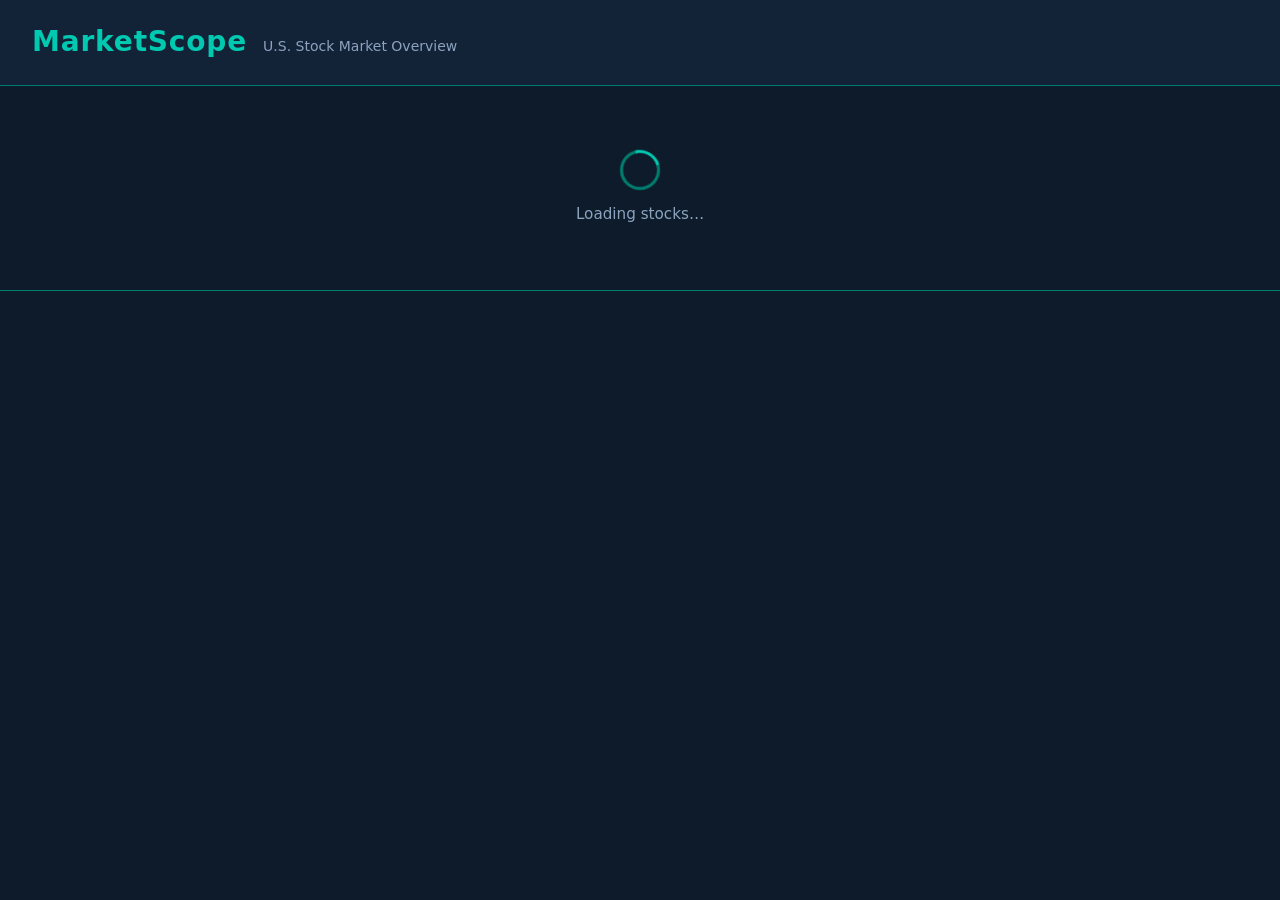
<file: index.html>
<!DOCTYPE html>
<html lang="en">
<head>
  <meta charset="UTF-8">
  <title>MarketScope</title>
  <meta http-equiv="refresh" content="0; url=./stocks.html">
</head>
<body>
  <a href="./stocks.html">Open MarketScope</a>
</body>
</html>
</file>
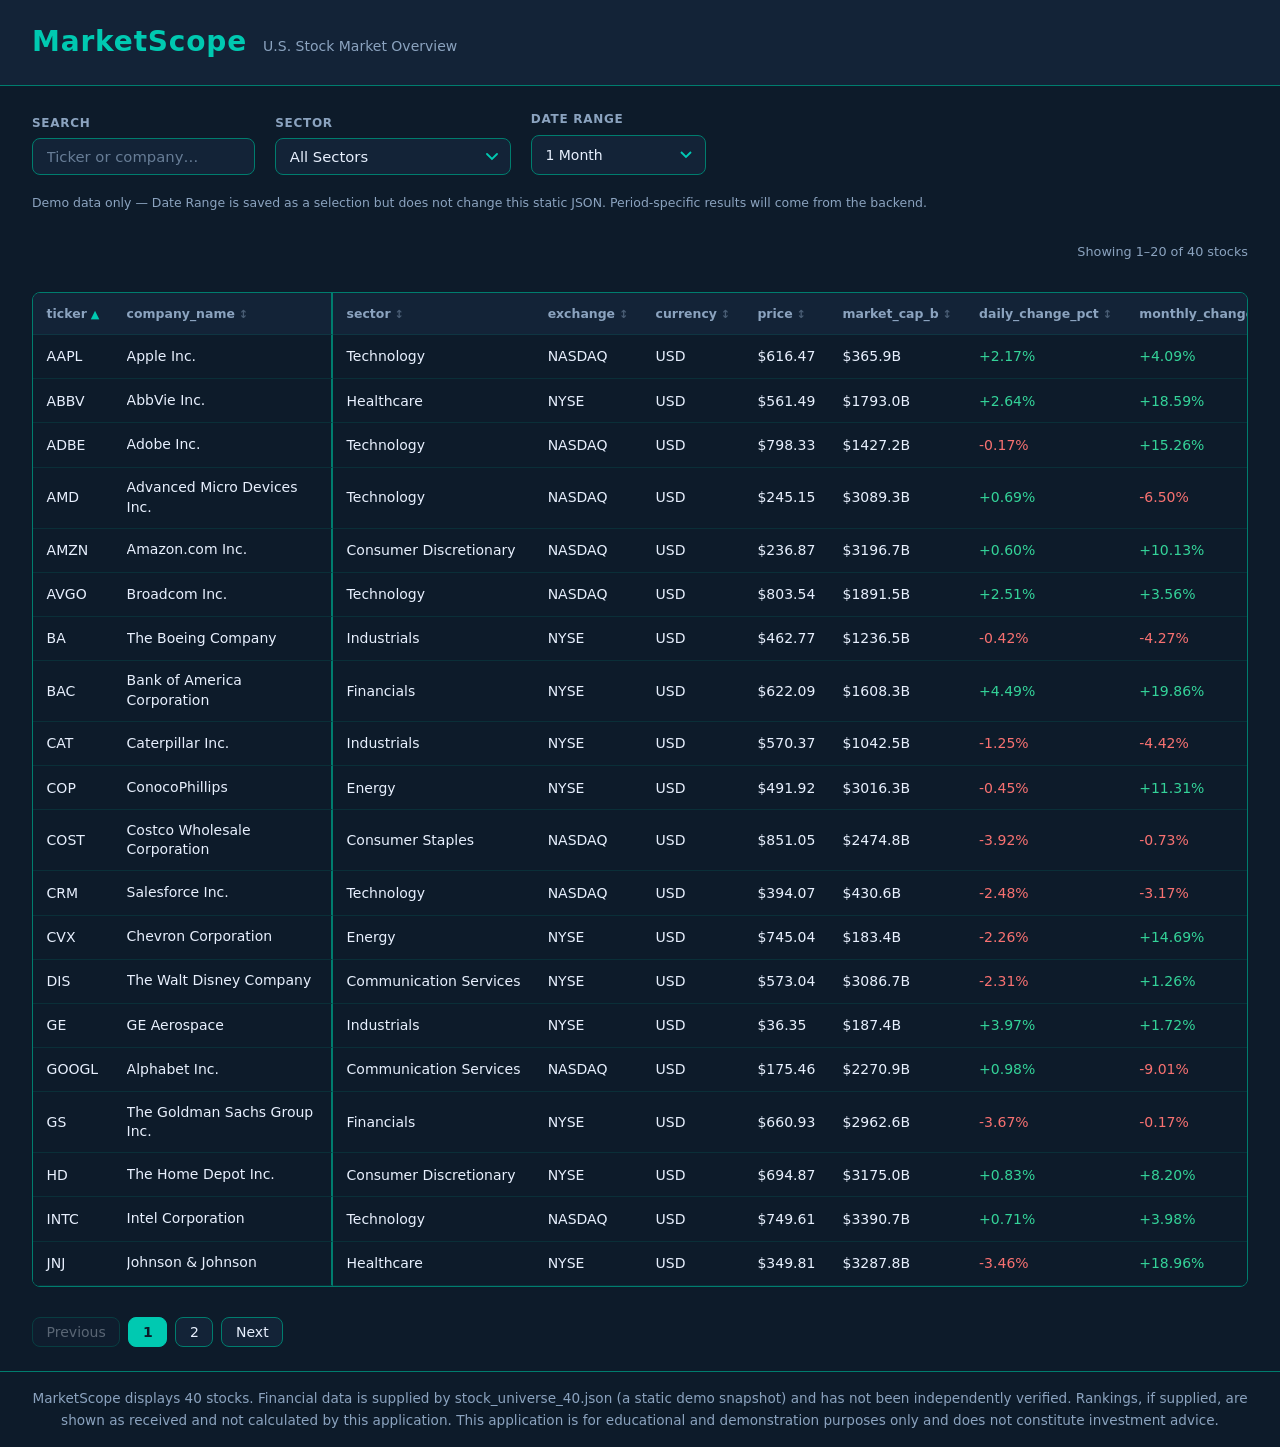
<file: stocks.html>
<!DOCTYPE html>
<html lang="en">
  <head>
    <meta charset="UTF-8" />
    <meta name="viewport" content="width=device-width, initial-scale=1.0" />
    <title>MarketScope — All Stocks</title>
    <link rel="stylesheet" href="styles.css" />
    <link rel="stylesheet" href="stocks.css" />
  </head>
  <body>

    <!-- ═══════════════════════════════════════════════
         HEADER
    ═══════════════════════════════════════════════ -->
    <header>
      <div class="header-inner">
        <h1 class="app-title">MarketScope</h1>
        <p class="app-tagline">U.S. Stock Market Overview</p>
      </div>
    </header>

    <!-- ═══════════════════════════════════════════════
         LOADING STATE (shown by JS on fetch start,
         hidden on success or error)
    ═══════════════════════════════════════════════ -->
    <div id="stocksLoading">
      <div class="spinner"></div>
      <p>Loading stocks&hellip;</p>
    </div>

    <!-- ═══════════════════════════════════════════════
         ERROR STATE (shown by JS when fetch fails,
         hidden by default)
    ═══════════════════════════════════════════════ -->
    <div id="stocksError" class="hidden">
      <p id="stocksErrorText">Unable to load stock data. Please try again.</p>
    </div>

    <!-- ═══════════════════════════════════════════════
         MAIN CONTENT
         Hidden until stocks.js fetches data successfully.
         JS injects: toolbar, table, pagination, summary.
    ═══════════════════════════════════════════════ -->
    <main id="stocksApp" class="hidden">

      <!-- ── Toolbar: search + sector filter + Date Range ──────── -->
      <div class="stocks-toolbar" id="stocksToolbar">
        <!-- Populated by stocks.js (Phase 4) -->
      </div>

      <!-- Date Range status: demo data does not change until the backend is connected. -->
      <p id="rangeNotice" class="range-notice" role="status" aria-live="polite"></p>

      <!-- ── Results summary label ─────────────────── -->
      <div class="stocks-summary" id="stocksSummary" aria-live="polite">
        <!-- e.g. "Showing 1–20 of 40 stocks" — injected by stocks.js -->
      </div>

      <!-- ── Table scroll wrapper + table ──────────── -->
      <div class="table-scroll-wrapper" id="tableWrapper" role="region" aria-label="Stock data table — scroll horizontally" tabindex="0">
        <!-- Populated by stocks.js (Phase 3) -->
      </div>

      <!-- ── Pagination controls ───────────────────── -->
      <div class="pagination" id="paginationBar" aria-label="Pagination">
        <!-- Populated by stocks.js (Phase 6) -->
      </div>

    </main>

    <!-- ═══════════════════════════════════════════════
         FOOTER — disclaimer injected by stocks.js
    ═══════════════════════════════════════════════ -->
    <footer>
      <p id="pageFooter"></p>
    </footer>

    <script src="stocks.js" defer></script>
  </body>
</html>
</file>
<file: styles.css>
/* ═══════════════════════════════════════════════════════════
   MARKETSCOPE — STYLES.CSS
   Dark-blue / turquoise design system
   ═══════════════════════════════════════════════════════════ */


/* ───────────────────────────────────────────────────────────
   1. CSS CUSTOM PROPERTIES (Design Tokens)
   ─────────────────────────────────────────────────────────── */
:root {
  /* Backgrounds */
  --color-bg:            #0d1b2a;   /* dark navy page background */
  --color-surface:       #132337;   /* card / section surface */
  --color-surface-hover: #1a2f47;   /* slightly lighter on hover */

  /* Accent */
  --color-accent:        #00c9b1;   /* turquoise primary accent */
  --color-accent-muted:  #007d6e;   /* dimmer turquoise for borders */

  /* Text */
  --color-text-primary:  #e8f0fe;   /* near-white body text */
  --color-text-secondary:#8ba3bf;   /* muted blue-grey label text */

  /* Semantic */
  --color-positive:      #34d399;   /* green for positive growth */
  --color-negative:      #f87171;   /* red for negative growth */
  --color-error-bg:      #3b1212;   /* dark red error banner background */
  --color-error-border:  #ef4444;   /* bright red error border */

  /* Typography */
  --font-main: -apple-system, "Segoe UI", system-ui, sans-serif;

  /* Spacing */
  --page-padding: 1.5rem;
  --card-radius:  0.5rem;
  --gap:          1.25rem;
}


/* ───────────────────────────────────────────────────────────
   2. GLOBAL RESET
   ─────────────────────────────────────────────────────────── */
*,
*::before,
*::after {
  box-sizing: border-box;
  margin: 0;
  padding: 0;
}

html {
  font-size: 16px;
  -webkit-font-smoothing: antialiased;
}

body {
  background-color: var(--color-bg);
  color: var(--color-text-primary);
  font-family: var(--font-main);
  line-height: 1.6;
  min-height: 100vh;
}


/* ───────────────────────────────────────────────────────────
   3. UTILITY
   ─────────────────────────────────────────────────────────── */
.hidden {
  display: none !important;
}


/* ───────────────────────────────────────────────────────────
   4. HEADER
   ─────────────────────────────────────────────────────────── */
header {
  background-color: var(--color-surface);
  border-bottom: 1px solid var(--color-accent-muted);
  padding: 1.25rem var(--page-padding);
}

.header-inner {
  max-width: 1200px;
  margin: 0 auto;
  display: flex;
  align-items: baseline;
  gap: 1rem;
  flex-wrap: wrap;
}

.app-title {
  font-size: 1.75rem;
  font-weight: 700;
  color: var(--color-accent);
  letter-spacing: 0.03em;
}

.app-tagline {
  font-size: 0.875rem;
  color: var(--color-text-secondary);
}


/* ───────────────────────────────────────────────────────────
   5. LOADING STATE
   ─────────────────────────────────────────────────────────── */
#loadingMessage {
  display: flex;
  flex-direction: column;
  align-items: center;
  justify-content: center;
  gap: 0.75rem;
  padding: 4rem var(--page-padding);
  color: var(--color-text-secondary);
  font-size: 0.95rem;
}

.spinner {
  width: 2.5rem;
  height: 2.5rem;
  border: 3px solid var(--color-accent-muted);
  border-top-color: var(--color-accent);
  border-radius: 50%;
  animation: spin 0.8s linear infinite;
}

@keyframes spin {
  to { transform: rotate(360deg); }
}


/* ───────────────────────────────────────────────────────────
   6. ERROR BANNER
   ─────────────────────────────────────────────────────────── */
#errorMessage {
  background-color: var(--color-error-bg);
  border: 1px solid var(--color-error-border);
  border-radius: var(--card-radius);
  color: var(--color-negative);
  margin: var(--page-padding);
  max-width: 1200px;
  margin-left: auto;
  margin-right: auto;
  padding: 1rem 1.25rem;
  font-size: 0.95rem;
}


/* ───────────────────────────────────────────────────────────
   7. MAIN CONTENT WRAPPER
   ─────────────────────────────────────────────────────────── */
#mainContent {
  max-width: 1200px;
  margin: 0 auto;
  padding: var(--page-padding);
  display: flex;
  flex-direction: column;
  gap: calc(var(--gap) * 1.5);
}

/* Override .hidden for mainContent — use block display when visible */
#mainContent:not(.hidden) {
  display: flex;
}


/* ───────────────────────────────────────────────────────────
   8. CONTROLS BAR
   ─────────────────────────────────────────────────────────── */
.controls {
  display: flex;
  flex-wrap: wrap;
  gap: var(--gap);
  align-items: flex-end;
}

.control-group {
  display: flex;
  flex-direction: column;
  gap: 0.35rem;
}

.control-group label {
  font-size: 0.75rem;
  font-weight: 600;
  color: var(--color-text-secondary);
  text-transform: uppercase;
  letter-spacing: 0.06em;
}

.control-group select {
  appearance: none;
  -webkit-appearance: none;
  background-color: var(--color-surface);
  color: var(--color-text-primary);
  border: 1px solid var(--color-accent-muted);
  border-radius: var(--card-radius);
  padding: 0.55rem 2.25rem 0.55rem 0.85rem;
  font-family: var(--font-main);
  font-size: 0.925rem;
  cursor: pointer;
  min-width: 200px;
  /* custom dropdown arrow */
  background-image: url("data:image/svg+xml,%3Csvg xmlns='http://www.w3.org/2000/svg' width='12' height='8' viewBox='0 0 12 8'%3E%3Cpath d='M1 1l5 5 5-5' stroke='%2300c9b1' stroke-width='1.8' fill='none' stroke-linecap='round'/%3E%3C/svg%3E");
  background-repeat: no-repeat;
  background-position: right 0.75rem center;
  transition: border-color 0.2s;
}

.control-group select:focus {
  outline: none;
  border-color: var(--color-accent);
  box-shadow: 0 0 0 2px rgba(0, 201, 177, 0.2);
}

.control-group select:hover {
  border-color: var(--color-accent);
}


/* ───────────────────────────────────────────────────────────
   9. COMPANY HEADING
   ─────────────────────────────────────────────────────────── */
#companyHeading {
  display: flex;
  flex-direction: column;
  gap: 0.25rem;
}

.company-name {
  font-size: 1.5rem;
  font-weight: 700;
  color: var(--color-text-primary);
}

.company-date-range {
  font-size: 0.875rem;
  color: var(--color-text-secondary);
}


/* ───────────────────────────────────────────────────────────
   10. SUMMARY CARDS
   ─────────────────────────────────────────────────────────── */
#summaryCards {
  display: grid;
  grid-template-columns: repeat(4, 1fr);
  gap: var(--gap);
}

.card {
  background-color: var(--color-surface);
  border: 1px solid var(--color-accent-muted);
  border-top: 3px solid var(--color-accent);
  border-radius: var(--card-radius);
  padding: 1.25rem 1rem;
  display: flex;
  flex-direction: column;
  gap: 0.5rem;
  transition: background-color 0.2s;
}

.card:hover {
  background-color: var(--color-surface-hover);
}

.card-label {
  font-size: 0.75rem;
  font-weight: 600;
  color: var(--color-text-secondary);
  text-transform: uppercase;
  letter-spacing: 0.06em;
}

.card-value {
  font-size: 1.75rem;
  font-weight: 700;
  color: var(--color-text-primary);
  line-height: 1.2;
  transition: color 0.2s;
}

/* Growth card colour modifiers — applied by JS */
.card-value.positive  { color: var(--color-positive); }
.card-value.negative  { color: var(--color-negative); }

/* Metric tile colour modifiers — applied by JS for percent fmt only */
.metric-value.positive { color: var(--color-positive); }
.metric-value.negative { color: var(--color-negative); }


/* ───────────────────────────────────────────────────────────
   11. METRIC SECTIONS
   ─────────────────────────────────────────────────────────── */
.metric-section {
  background-color: var(--color-surface);
  border: 1px solid var(--color-accent-muted);
  border-radius: var(--card-radius);
  padding: 1.25rem;
}

.section-heading {
  font-size: 1rem;
  font-weight: 700;
  color: var(--color-accent);
  padding-bottom: 0.6rem;
  margin-bottom: 1rem;
  border-bottom: 1px solid var(--color-accent-muted);
  letter-spacing: 0.04em;
}

.metric-grid {
  display: grid;
  grid-template-columns: repeat(auto-fill, minmax(160px, 1fr));
  gap: 1rem;
}

.metric-item {
  display: flex;
  flex-direction: column;
  gap: 0.25rem;
}

.metric-label {
  font-size: 0.72rem;
  font-weight: 600;
  color: var(--color-text-secondary);
  text-transform: uppercase;
  letter-spacing: 0.05em;
}

.metric-value {
  font-size: 1.05rem;
  font-weight: 600;
  color: var(--color-text-primary);
}


/* ───────────────────────────────────────────────────────────
   12. FOOTER
   ─────────────────────────────────────────────────────────── */
footer {
  border-top: 1px solid var(--color-accent-muted);
  padding: 1rem var(--page-padding);
  text-align: center;
}

#pageFooter {
  max-width: 1200px;
  margin: 0 auto;
  font-size: 0.75rem;
  color: var(--color-text-secondary);
  line-height: 1.5;
}


/* ═══════════════════════════════════════════════════════════
   RESPONSIVE BREAKPOINTS
   ═══════════════════════════════════════════════════════════ */

/* ── Tablet: 768px ───────────────────────────────────────── */
@media (max-width: 768px) {
  :root {
    --page-padding: 1rem;
    --gap: 1rem;
  }

  .header-inner {
    flex-direction: column;
    align-items: flex-start;
    gap: 0.25rem;
  }

  /* Summary cards: 2 columns */
  #summaryCards {
    grid-template-columns: repeat(2, 1fr);
  }

  /* Metric grid: tighter minimum */
  .metric-grid {
    grid-template-columns: repeat(auto-fill, minmax(130px, 1fr));
  }
}

/* ── Mobile: 480px ───────────────────────────────────────── */
@media (max-width: 480px) {
  :root {
    --page-padding: 0.75rem;
    --gap: 0.75rem;
  }

  .app-title {
    font-size: 1.4rem;
  }

  /* Controls stack vertically */
  .controls {
    flex-direction: column;
    align-items: stretch;
  }

  .control-group select {
    min-width: unset;
    width: 100%;
  }

  /* Summary cards: single column */
  #summaryCards {
    grid-template-columns: 1fr;
  }

  .card-value {
    font-size: 1.5rem;
  }

  /* Metric grid: single column */
  .metric-grid {
    grid-template-columns: 1fr;
  }
}
</file>
<file: stocks.css>
/* ═══════════════════════════════════════════════════════════
   MARKETSCOPE — STOCKS.CSS
   All Stocks table page — single-page application
   Design tokens inherited from styles.css via :root
   ═══════════════════════════════════════════════════════════ */


/* ───────────────────────────────────────────────────────────
   1. STOCKS PAGE — LOADING / ERROR STATES
   New IDs (#stocksLoading, #stocksError) so they never
   collide with the dashboard's #loadingMessage / #errorMessage
   ─────────────────────────────────────────────────────────── */
#stocksLoading {
  display: flex;
  flex-direction: column;
  align-items: center;
  justify-content: center;
  gap: 0.75rem;
  padding: 4rem var(--page-padding);
  color: var(--color-text-secondary);
  font-size: 0.95rem;
}

#stocksError {
  background-color: var(--color-error-bg);
  border: 1px solid var(--color-error-border);
  border-radius: var(--card-radius);
  color: var(--color-negative);
  margin: var(--page-padding) auto;
  max-width: 1200px;
  padding: 1rem 1.25rem;
  font-size: 0.95rem;
}


/* ───────────────────────────────────────────────────────────
   2. STOCKS APP WRAPPER
   ─────────────────────────────────────────────────────────── */
/* Standalone stocks page: fill ~95% of viewport on desktop.
   These overrides do not change the backup dashboard files. */
:root {
  --stocks-side-gutter: clamp(12px, 2.5vw, 64px);
}

/* Align the stock-page header and footer with the wide table. */
body > header,
body > footer {
  padding-left: var(--stocks-side-gutter);
  padding-right: var(--stocks-side-gutter);
}

body > header .header-inner,
body > footer #pageFooter {
  max-width: none;
}

#stocksApp {
  width: 100%;
  max-width: none;
  margin: 0 auto;
  padding: var(--page-padding) var(--stocks-side-gutter);
  display: flex;
  flex-direction: column;
  gap: calc(var(--gap) * 1.5);
}

#stocksApp:not(.hidden) {
  display: flex;
}


/* The disclaimer must remain readable at the normal 100% zoom level. */
body > footer #pageFooter {
  font-size: 0.85rem;
  line-height: 1.55;
}

/* ───────────────────────────────────────────────────────────
   3. TOOLBAR  (search + sector filter)
   ─────────────────────────────────────────────────────────── */
.stocks-toolbar {
  display: flex;
  flex-wrap: wrap;
  gap: var(--gap);
  align-items: flex-end;
}

.search-group,
.filter-group {
  display: flex;
  flex-direction: column;
  gap: 0.35rem;
}

.search-group label,
.filter-group label {
  font-size: 0.75rem;
  font-weight: 600;
  color: var(--color-text-secondary);
  text-transform: uppercase;
  letter-spacing: 0.06em;
}

#stockSearch {
  appearance: none;
  background-color: var(--color-surface);
  color: var(--color-text-primary);
  border: 1px solid var(--color-accent-muted);
  border-radius: var(--card-radius);
  padding: 0.55rem 0.85rem;
  font-family: var(--font-main);
  font-size: 0.925rem;
  min-width: 220px;
  transition: border-color 0.2s;
}

#stockSearch::placeholder {
  color: var(--color-text-secondary);
  opacity: 0.7;
}

#stockSearch:focus {
  outline: none;
  border-color: var(--color-accent);
  box-shadow: 0 0 0 2px rgba(0, 201, 177, 0.2);
}

#sectorFilter {
  appearance: none;
  -webkit-appearance: none;
  background-color: var(--color-surface);
  color: var(--color-text-primary);
  border: 1px solid var(--color-accent-muted);
  border-radius: var(--card-radius);
  padding: 0.55rem 2.25rem 0.55rem 0.85rem;
  font-family: var(--font-main);
  font-size: 0.925rem;
  cursor: pointer;
  min-width: 200px;
  background-image: url("data:image/svg+xml,%3Csvg xmlns='http://www.w3.org/2000/svg' width='12' height='8' viewBox='0 0 12 8'%3E%3Cpath d='M1 1l5 5 5-5' stroke='%2300c9b1' stroke-width='1.8' fill='none' stroke-linecap='round'/%3E%3C/svg%3E");
  background-repeat: no-repeat;
  background-position: right 0.75rem center;
  transition: border-color 0.2s;
}

#sectorFilter:focus {
  outline: none;
  border-color: var(--color-accent);
  box-shadow: 0 0 0 2px rgba(0, 201, 177, 0.2);
}

#sectorFilter:hover {
  border-color: var(--color-accent);
}


/* ───────────────────────────────────────────────────────────
   4. TABLE WRAPPER + TABLE BASE
   ─────────────────────────────────────────────────────────── */
.table-scroll-wrapper {
  width: 100%;
  max-width: 100%;
  min-width: 0;
  /* Let the table grow to show all 20 rows: the browser handles
     vertical scrolling, while this wrapper only provides horizontal
     scrolling across all 26 columns. */
  max-height: none;
  overflow-x: auto;
  -webkit-overflow-scrolling: touch;
  border: 1px solid var(--color-accent-muted);
  border-radius: var(--card-radius);
}

.stocks-table {
  min-width: 100%;
  width: max-content;
  /* Separate borders avoid paint artifacts behind pinned columns. */
  border-collapse: separate;
  border-spacing: 0;
  font-size: 0.875rem;
}

.stocks-table th,
.stocks-table td {
  padding: 0.65rem 0.85rem;
  text-align: left;
  white-space: nowrap;
  border-bottom: 1px solid rgba(0, 125, 110, 0.2);
}

.stocks-table thead th {
  background-color: var(--color-surface);
  color: var(--color-text-secondary);
  font-size: 0.78rem;
  font-weight: 700;
  /* JSON keys appear exactly as stored: preserve underscores and lowercase. */
  text-transform: none;
  letter-spacing: normal;
  /* Sticky header row */
  position: sticky;
  top: 0;
  z-index: 3;
}

.stocks-table tbody tr {
  background-color: var(--color-bg);
  transition: background-color 0.15s;
}

.stocks-table tbody tr:hover {
  background-color: var(--color-surface-hover);
}

.stocks-table tbody td {
  color: var(--color-text-primary);
}

/* Positive / negative colour modifiers — applied by JS on <td> */
.stocks-table td.positive { color: var(--color-positive); }
.stocks-table td.negative { color: var(--color-negative); }


/* ───────────────────────────────────────────────────────────
   5. STICKY COLUMNS  (Ticker + Company)
   Z-index ladder:
     thead th.col-ticker / .col-company  → 5  (top + left sticky)
     thead th                             → 3  (top sticky only)
     tbody td.col-ticker / .col-company  → 2  (left sticky only)
   ─────────────────────────────────────────────────────────── */
.col-ticker {
  position: sticky;
  left: 0;
  z-index: 2;
  min-width: 80px;
  width: 80px;
  max-width: 80px;
  background-color: var(--color-bg);
}

.col-company {
  position: sticky;
  left: 80px;
  z-index: 2;
  /* Sized dynamically from loaded names (160–240px) via JavaScript. */
  min-width: var(--company-column-width, 200px);
  width: var(--company-column-width, 200px);
  max-width: var(--company-column-width, 200px);
  overflow: visible;
  background-color: var(--color-bg);
  border-right: 2px solid var(--color-accent-muted);
}

/* Header sticky corners — highest z-index */
thead th.col-ticker,
thead th.col-company {
  z-index: 5;
  background-color: var(--color-surface);
}

/* Body sticky column resting background matches row bg */
tbody td.col-ticker,
tbody td.col-company {
  background-color: var(--color-bg);
}

/* Hover: keep sticky cell backgrounds in sync with row highlight */
tbody tr:hover td.col-ticker,
tbody tr:hover td.col-company {
  background-color: var(--color-surface-hover);
}


/* ───────────────────────────────────────────────────────────
   6. SORT INDICATORS
   ─────────────────────────────────────────────────────────── */
th[data-sort-key] {
  cursor: pointer;
  user-select: none;
}

th[data-sort-key]:hover {
  color: var(--color-accent);
}

th[data-sort-key]:not(.sort-asc):not(.sort-desc)::after {
  content: " \2195";   /* ↕ neutral indicator */
  color: var(--color-text-secondary);
  opacity: 0.45;
  font-size: 0.7rem;
}

th.sort-asc::after {
  content: " \25B2";   /* ▲ */
  color: var(--color-accent);
  font-size: 0.7rem;
}

th.sort-desc::after {
  content: " \25BC";   /* ▼ */
  color: var(--color-accent);
  font-size: 0.7rem;
}


/* ───────────────────────────────────────────────────────────
   7. RESULTS SUMMARY + PAGINATION
   ─────────────────────────────────────────────────────────── */
.stocks-summary {
  font-size: 0.8rem;
  color: var(--color-text-secondary);
  text-align: right;
}

.pagination {
  display: flex;
  flex-wrap: wrap;
  gap: 0.5rem;
  align-items: center;
}

.page-btn,
#prevBtn,
#nextBtn {
  background-color: var(--color-surface);
  color: var(--color-text-primary);
  border: 1px solid var(--color-accent-muted);
  border-radius: var(--card-radius);
  padding: 0.4rem 0.85rem;
  font-family: var(--font-main);
  font-size: 0.875rem;
  cursor: pointer;
  transition: background-color 0.2s, border-color 0.2s, color 0.2s;
}

.page-btn:hover,
#prevBtn:hover,
#nextBtn:hover {
  background-color: var(--color-surface-hover);
  border-color: var(--color-accent);
  color: var(--color-accent);
}

.page-btn.active {
  background-color: var(--color-accent);
  border-color: var(--color-accent);
  color: var(--color-bg);
  font-weight: 700;
  cursor: default;
}

#prevBtn:disabled,
#nextBtn:disabled {
  opacity: 0.35;
  cursor: not-allowed;
  pointer-events: none;
}


/* ───────────────────────────────────────────────────────────
   8. EMPTY STATE
   ─────────────────────────────────────────────────────────── */
.empty-state {
  text-align: center;
  color: var(--color-text-secondary);
  padding: 2.5rem;
  font-size: 0.95rem;
}


/* ═══════════════════════════════════════════════════════════
   RESPONSIVE BREAKPOINTS
   ═══════════════════════════════════════════════════════════ */

/* ── Tablet: 768px ──────────────────────────────────────── */
@media (max-width: 768px) {
  /* A wide pinned company column would cover the whole mobile viewport.
     Company names remain complete but scroll horizontally; ticker stays pinned. */
  .stocks-table th.col-company,
  .stocks-table td.col-company {
    position: static;
    left: auto;
    z-index: auto;
  }

  .stocks-toolbar {
    flex-wrap: wrap;
    gap: 0.75rem;
  }

  .stocks-table th,
  .stocks-table td {
    font-size: 0.8rem;
    padding: 0.5rem 0.6rem;
  }
}

/* ── Mobile: 480px ──────────────────────────────────────── */
@media (max-width: 480px) {
  .stocks-toolbar {
    flex-direction: column;
    align-items: stretch;
  }

  #stockSearch,
  #sectorFilter {
    width: 100%;
    min-width: unset;
  }

  .pagination {
    gap: 0.35rem;
  }

  .page-btn,
  #prevBtn,
  #nextBtn {
    padding: 0.3rem 0.6rem;
    font-size: 0.8rem;
  }
}

/* Date Range uses the existing sector-dropdown visual language. */
#dateRange {
  appearance: none;
  min-width: 175px;
  width: 175px;
  padding: 0.7rem 2.3rem 0.7rem 0.85rem;
  color: var(--color-text-primary);
  background-color: var(--color-surface);
  border: 1px solid var(--color-accent-muted);
  border-radius: var(--card-radius);
  font-family: var(--font-main);
  font-size: 0.875rem;
  cursor: pointer;
  /* Native select arrow on Chromium with consistent accent. */
  background-image: url("data:image/svg+xml,%3Csvg xmlns='http://www.w3.org/2000/svg' width='12' height='8' viewBox='0 0 12 8'%3E%3Cpath d='m1 1 5 5 5-5' stroke='%2300c9b5' fill='none' stroke-width='1.8'/%3E%3C/svg%3E");
  background-repeat: no-repeat;
  background-position: right 0.8rem center;
}
#dateRange:focus-visible { outline: 2px solid var(--color-accent); outline-offset: 2px; }
#dateRange:hover { border-color: var(--color-accent); }
.range-notice {
  margin: -0.7rem 0 0;
  color: var(--color-text-secondary);
  font-size: 0.78rem;
  line-height: 1.45;
}
/* Keep the dynamically sized Company width consistent in header + rows. */
.stocks-table th.col-company,
.stocks-table td.col-company {
  min-width: var(--company-column-width, 200px);
  width: var(--company-column-width, 200px);
  max-width: var(--company-column-width, 200px);
}

/* Long company names scroll inside their own cell; full text remains in DOM. */
.company-name-scroll {
  display: block;
  width: 100%;
  overflow-x: auto;
  overflow-y: hidden;
  white-space: nowrap;
  scrollbar-width: thin;
  scrollbar-color: var(--color-accent-muted) transparent;
}
.company-name-scroll::-webkit-scrollbar { height: 5px; }
.company-name-scroll::-webkit-scrollbar-thumb {
  background: var(--color-accent-muted);
  border-radius: 4px;
}
.company-name-scroll:focus-visible {
  outline: 1px solid var(--color-accent);
  outline-offset: -1px;
}
.stocks-table th.col-ticker,
.stocks-table td.col-ticker { min-width: var(--ticker-column-width, 80px); width: var(--ticker-column-width, 80px); }
.stocks-table th.col-company,
.stocks-table td.col-company { left: var(--ticker-column-width, 80px); }
@media (max-width: 768px) {
  .stocks-table th.col-company,
  .stocks-table td.col-company { left: auto; }
}
@media (max-width: 480px) { #dateRange { width: 100%; min-width: unset; } }

/* Company Name — two-line display */
.stocks-table th.col-company,
.stocks-table td.col-company {
  width: 220px;
  min-width: 220px;
  max-width: 220px;
}

/* Allow company names to wrap */
.stocks-table td.col-company {
  white-space: normal !important;
  overflow-wrap: break-word;
  vertical-align: middle;
  line-height: 1.4;
}

/* Disable individual horizontal scrolling */
.stocks-table td.col-company * {
  white-space: normal !important;
  overflow-x: visible !important;
  text-overflow: clip !important;
}

/* Limit existing text wrappers to two lines */
.stocks-table td.col-company > * {
  display: -webkit-box;
  -webkit-box-orient: vertical;
  -webkit-line-clamp: 2;
  line-clamp: 2;
  overflow: hidden !important;
  max-width: 100%;
  line-height: 1.4;
}
</file>
